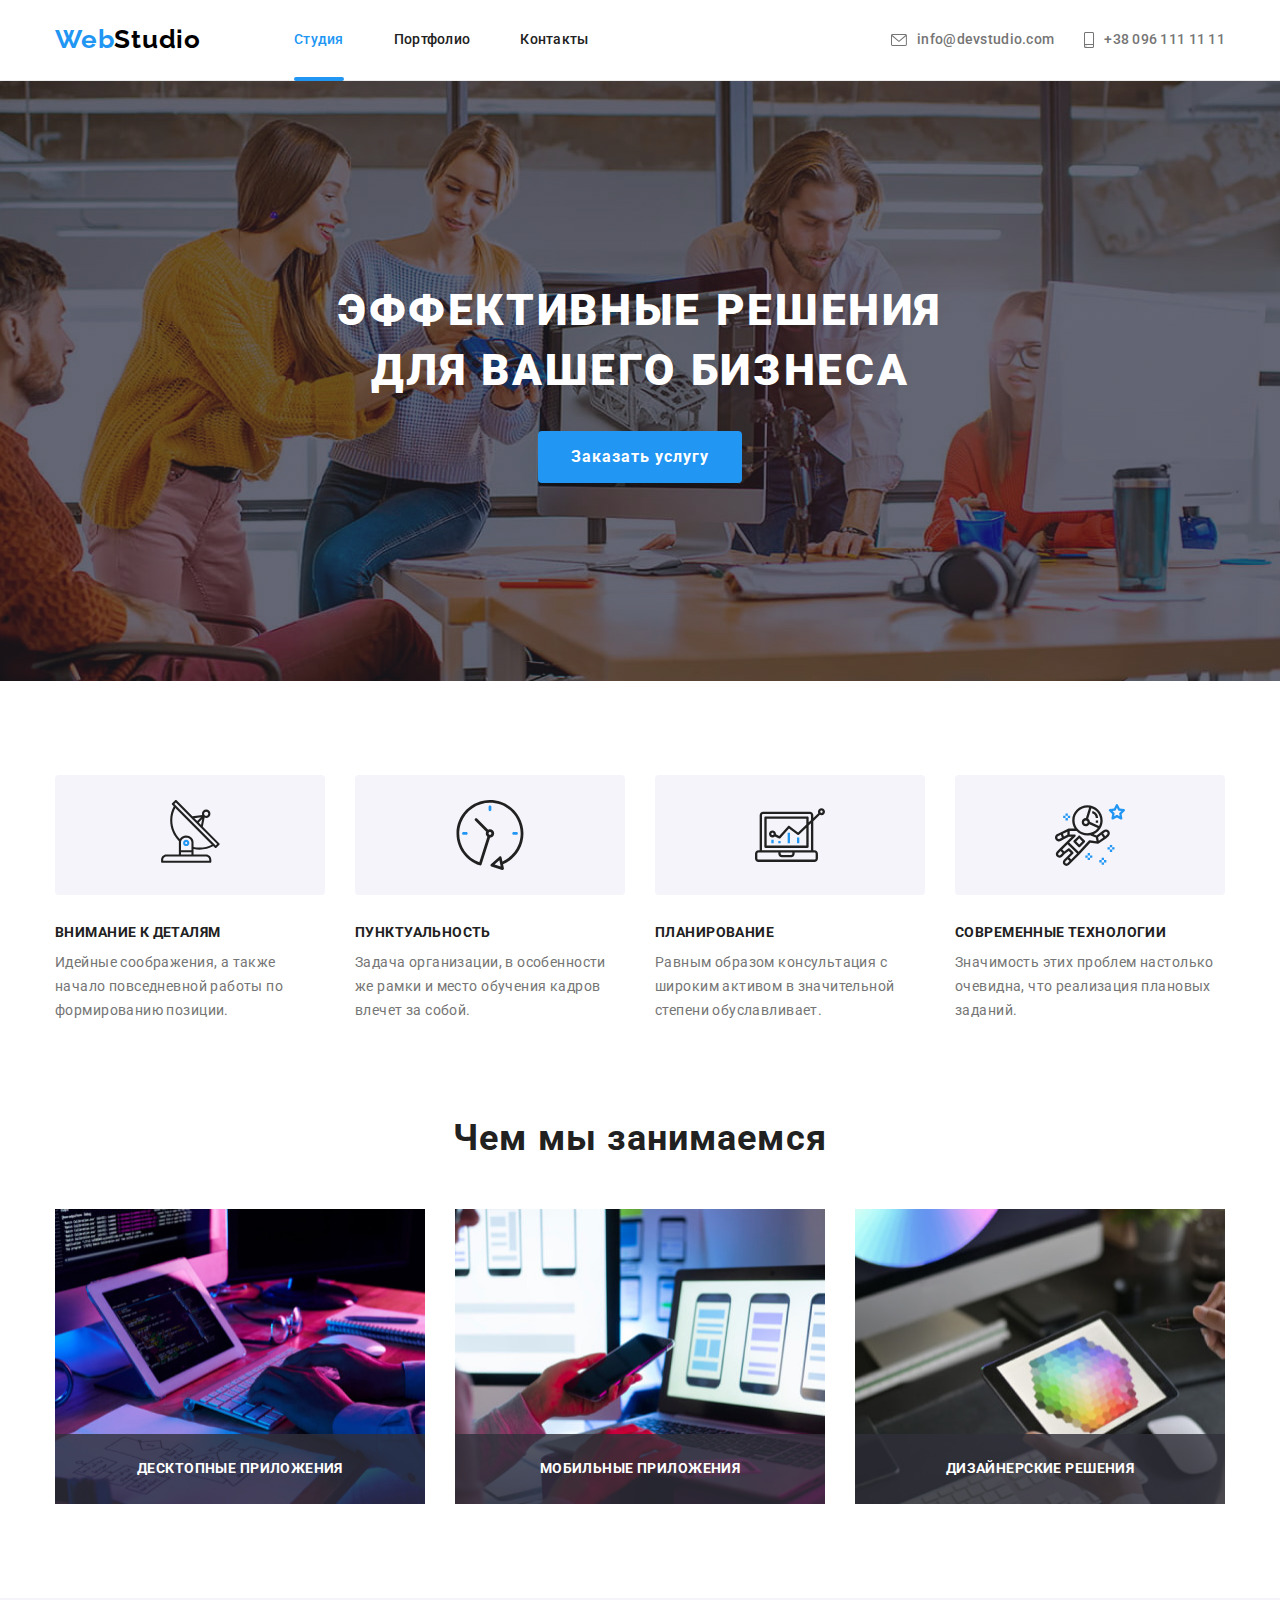
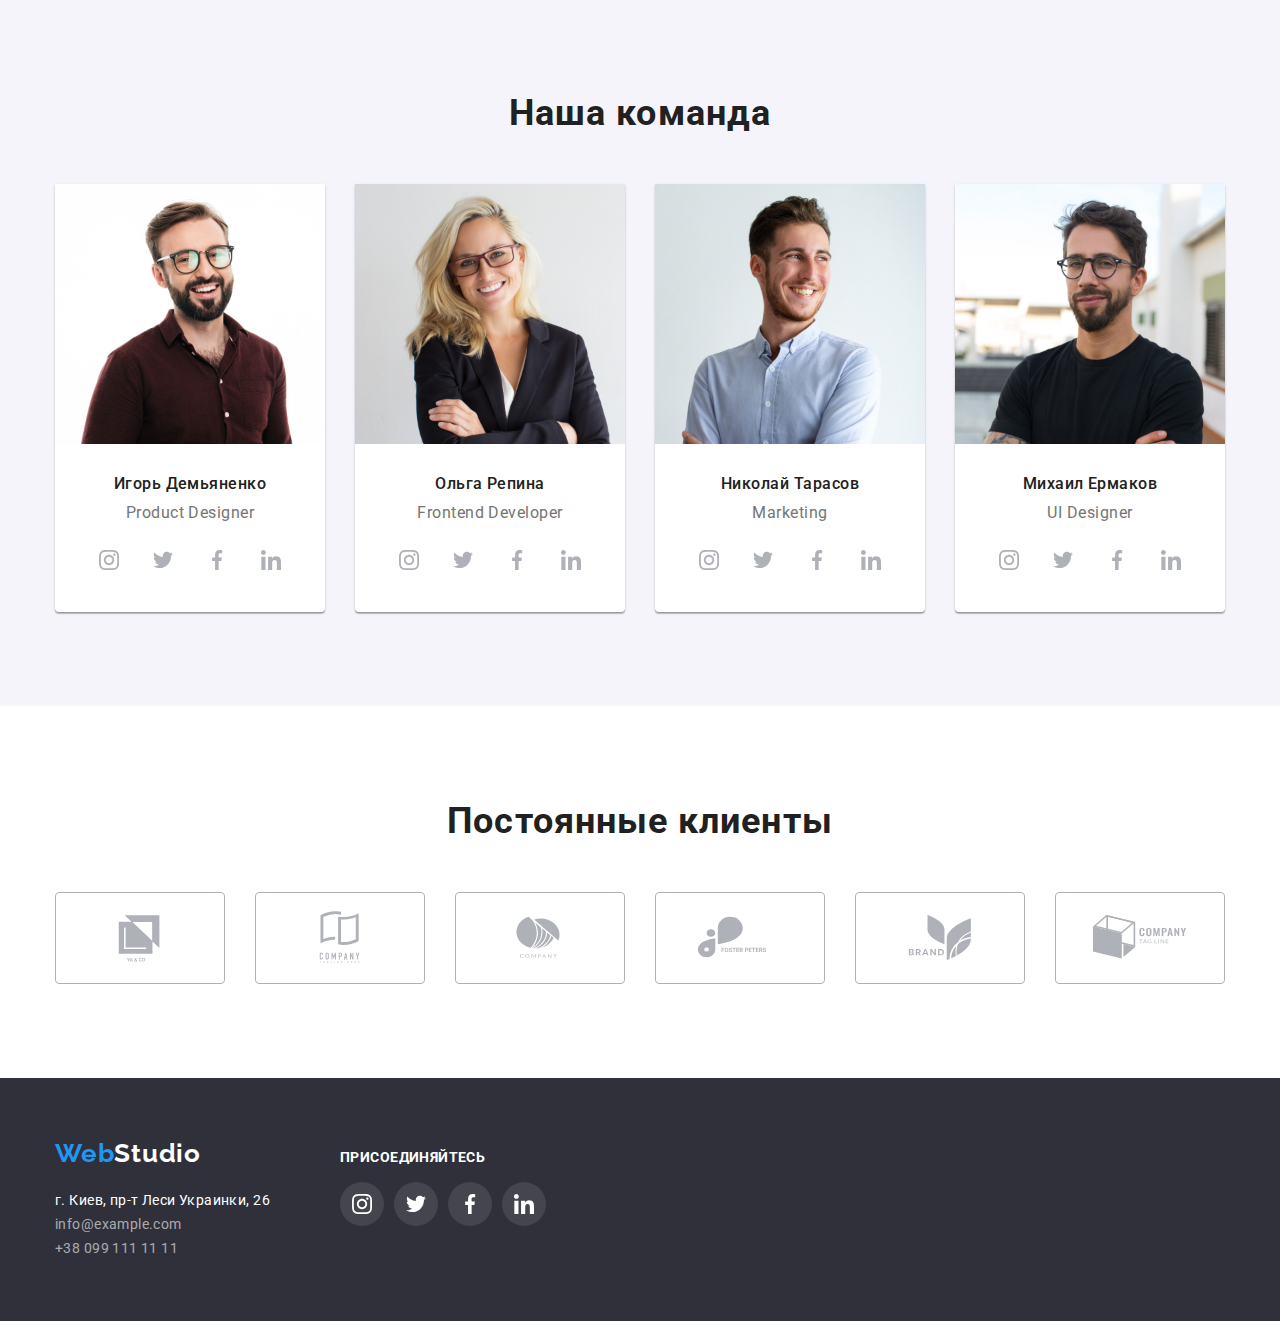
<file: index.html>
<!DOCTYPE html>
<html lang="ru">
  <head>
    <meta charset="UTF-8" />
    <meta http-equiv="X-UA-Compatible" content="IE=edge" />
    <meta name="viewport" content="width=device-width, initial-scale=1.0" />
    <title>Document</title>
    <link rel="preconnect" href="https://fonts.googleapis.com" />
    <link rel="preconnect" href="https://fonts.gstatic.com" crossorigin />
    <link
      href="https://fonts.googleapis.com/css2?family=Raleway:wght@700&family=Roboto:wght@400;500;700;900&display=swap"
      rel="stylesheet"
    />
    <link
      rel="stylesheet"
      href="https://cdn.jsdelivr.net/npm/modern-normalize@1.1.0/modern-normalize.min.css"
    />
    <link rel="stylesheet" href="./css/styles.css" />
  </head>
  <body>
    <!-- Шапка проекта -->
    <header class="header">
      <div class="container header-container">
        <nav class="site">
          <a class="logo" href=""><span class="logo-primary">Web</span>Studio</a>
          <ul class="site-nav list">
            <li class="item">
              <a class="link current" href="./index.html">Студия</a>
            </li>
            <li class="item">
              <a class="link" href="./portfolio.html">Портфолио</a>
            </li>
            <li class="item">
              <a class="link" href="">Контакты</a>
            </li>
          </ul>
        </nav>
        <ul class="contacts-header list">
          <li class="item">
            <a class="contact link" href="mailto:info@devstudio.com">
              <svg class="icon-header" width="16" height="12">
                <use href="./images/st1/symbol-defs.svg#icon-envelope"></use>
              </svg>
              info@devstudio.com</a
            >
          </li>
          <li class="item">
            <a class="contact link" href="tel:+380961111111">
              <svg class="icon-header" width="10" height="16">
                <use href="./images/st1/symbol-defs.svg#icon-smartphone"></use>
              </svg>
              +38 096 111 11 11</a
            >
          </li>
        </ul>
      </div>
    </header>
    <!-- Тело проекта -->
    <main>
      <!-- Эффективные решения-->
      <section class="hero">
        <div class="container">
          <h1 class="hero-title">Эффективные решения для вашего бизнеса</h1>
          <button class="hero-button" type="button" data-modal-open>Заказать услугу</button>
        </div>
      </section>
      <!-- Особенности -->
      <section class="feature section">
        <div class="container">
          <ul class="feature-list list">
            <li class="feature-items">
              <div class="badge">
                <svg class="badge-icon" width="70" height="70">
                  <use href="./images/st1/symbol-defs.svg#icon-antenna"></use>
                </svg>
              </div>
              <h3 class="feature-title">Внимание к деталям</h3>
              <p class="feature-text">
                Идейные соображения, а также начало повседневной работы по формированию позиции.
              </p>
            </li>

            <li class="feature-items">
              <div class="badge">
                <svg class="badge-icon" width="70" height="70">
                  <use href="./images/st1/symbol-defs.svg#icon-clock"></use>
                </svg>
              </div>
              <h3 class="feature-title">Пунктуальность</h3>
              <p class="feature-text">
                Задача организации, в особенности же рамки и место обучения кадров влечет за собой.
              </p>
            </li>

            <li class="feature-items">
              <div class="badge">
                <svg class="badge-icon" width="70" height="70">
                  <use href="./images/st1/symbol-defs.svg#icon-diagram"></use>
                </svg>
              </div>
              <h3 class="feature-title">Планирование</h3>
              <p class="feature-text">
                Равным образом консультация с широким активом в значительной степени обуславливает.
              </p>
            </li>

            <li class="feature-items">
              <div class="badge">
                <svg class="badge-icon" width="70" height="70">
                  <use href="./images/st1/symbol-defs.svg#icon-astronaut"></use>
                </svg>
              </div>
              <h3 class="feature-title">Современные технологии</h3>
              <p class="feature-text">
                Значимость этих проблем настолько очевидна, что реализация плановых заданий.
              </p>
            </li>
          </ul>
        </div>
      </section>
      <!-- Чем мы занимаемся -->
      <section class="activity">
        <div class="container">
          <h2 class="activity-title">Чем мы занимаемся</h2>
          <ul class="activity-list list">
            <li class="activity-items">
              <div class="activity-thumb">
                <img
                  class="activity-img"
                  src="./images/st1/block1/img-1.jpg"
                  alt="верстка проекта"
                  width="370"
                  height="295"
                />
                <p class="activity-descr">Десктопные приложения</p>
              </div>
            </li>
            <li class="activity-items">
              <div class="activity-thumb">
                <img
                  class="activity-img"
                  src="./images/st1/block1/img-2.jpg"
                  alt="дизайн проекта"
                  width="370"
                  height="295"
                />
                <p class="activity-descr">Мобильные приложения</p>
              </div>
            </li>
            <li class="activity-items">
              <div class="activity-thumb">
                <img
                  class="activity-img"
                  src="./images/st1/block1/img-3.jpg"
                  alt="программирование проекта"
                  width="370"
                  height="295"
                />
                <p class="activity-descr">Дизайнерские решения</p>
              </div>
            </li>
          </ul>
        </div>
      </section>
      <!-- Наша команда -->
      <section class="team section">
        <div class="container">
          <h2 class="team-title">Наша команда</h2>
          <ul class="team-list list">
            <li class="team-items">
              <img
                class="team-img"
                src="./images/st1/block2/img-1.jpg"
                alt="Игорь Демьяненко"
                width="270"
                height="260"
              />
              <div class="team-sign">
                <h3 class="team-subject">Игорь Демьяненко</h3>
                <p class="team-text" lang="en">Product Designer</p>
                <ul class="team-media list">
                  <li class="team-item">
                    <a class="team-link" href="">
                      <svg class="teams-icons" width="20" height="20">
                        <use href="./images/st1/symbol-defs.svg#icon-instagram"></use>
                      </svg>
                    </a>
                  </li>
                  <li class="team-item">
                    <a class="team-link" href="">
                      <svg class="teams-icons" width="20" height="20">
                        <use href="./images/st1/symbol-defs.svg#icon-twitter"></use>
                      </svg>
                    </a>
                  </li>
                  <li class="team-item">
                    <a class="team-link" href="">
                      <svg class="teams-icons" width="20" height="20">
                        <use href="./images/st1/symbol-defs.svg#icon-facebook"></use>
                      </svg>
                    </a>
                  </li>
                  <li class="team-item">
                    <a class="team-link" href="">
                      <svg class="teams-icons" width="20" height="20">
                        <use href="./images/st1/symbol-defs.svg#icon-linkedin"></use>
                      </svg>
                    </a>
                  </li>
                </ul>
              </div>
            </li>
            <li class="team-items">
              <img
                class="team-img"
                src="./images/st1/block2/img-2.jpg"
                alt="Ольга Репина"
                width="270"
                height="260"
              />
              <div class="team-sign">
                <h3 class="team-subject">Ольга Репина</h3>
                <p class="team-text" lang="en">Frontend Developer</p>
                <ul class="team-media list">
                  <li class="team-item">
                    <a class="team-link" href="">
                      <svg class="teams-icons" width="20" height="20">
                        <use href="./images/st1/symbol-defs.svg#icon-instagram"></use>
                      </svg>
                    </a>
                  </li>
                  <li class="team-item">
                    <a class="team-link" href="">
                      <svg class="teams-icons" width="20" height="20">
                        <use href="./images/st1/symbol-defs.svg#icon-twitter"></use>
                      </svg>
                    </a>
                  </li>
                  <li class="team-item">
                    <a class="team-link" href="">
                      <svg class="teams-icons" width="20" height="20">
                        <use href="./images/st1/symbol-defs.svg#icon-facebook"></use>
                      </svg>
                    </a>
                  </li>
                  <li class="team-item">
                    <a class="team-link" href="">
                      <svg class="teams-icons" width="20" height="20">
                        <use href="./images/st1/symbol-defs.svg#icon-linkedin"></use>
                      </svg>
                    </a>
                  </li>
                </ul>
              </div>
            </li>
            <li class="team-items">
              <img
                class="team-img"
                src="./images/st1/block2/img-3.jpg"
                alt="Николай Тарасов"
                width="270"
                height="260"
              />
              <div class="team-sign">
                <h3 class="team-subject">Николай Тарасов</h3>
                <p class="team-text" lang="en">Marketing</p>
                <ul class="team-media list">
                  <li class="team-item">
                    <a class="team-link" href="">
                      <svg class="teams-icons" width="20" height="20">
                        <use href="./images/st1/symbol-defs.svg#icon-instagram"></use>
                      </svg>
                    </a>
                  </li>
                  <li class="team-item">
                    <a class="team-link" href="">
                      <svg class="teams-icons" width="20" height="20">
                        <use href="./images/st1/symbol-defs.svg#icon-twitter"></use>
                      </svg>
                    </a>
                  </li>
                  <li class="team-item">
                    <a class="team-link" href="">
                      <svg class="teams-icons" width="20" height="20">
                        <use href="./images/st1/symbol-defs.svg#icon-facebook"></use>
                      </svg>
                    </a>
                  </li>
                  <li class="team-item">
                    <a class="team-link" href="">
                      <svg class="teams-icons" width="20" height="20">
                        <use href="./images/st1/symbol-defs.svg#icon-linkedin"></use>
                      </svg>
                    </a>
                  </li>
                </ul>
              </div>
            </li>
            <li class="team-items">
              <img
                class="team-img"
                src="./images/st1/block2/img-4.jpg"
                alt="Михаил Ермаков"
                width="270"
                height="260"
              />
              <div class="team-sign">
                <h3 class="team-subject">Михаил Ермаков</h3>
                <p class="team-text" lang="en">UI Designer</p>
                <ul class="team-media list">
                  <li class="team-item">
                    <a class="team-link" href="">
                      <svg class="teams-icons" width="20" height="20">
                        <use href="./images/st1/symbol-defs.svg#icon-instagram"></use>
                      </svg>
                    </a>
                  </li>
                  <li class="team-item">
                    <a class="team-link" href="">
                      <svg class="teams-icons" width="20" height="20">
                        <use href="./images/st1/symbol-defs.svg#icon-twitter"></use>
                      </svg>
                    </a>
                  </li>
                  <li class="team-item">
                    <a class="team-link" href="">
                      <svg class="teams-icons" width="20" height="20">
                        <use href="./images/st1/symbol-defs.svg#icon-facebook"></use>
                      </svg>
                    </a>
                  </li>
                  <li class="team-item">
                    <a class="team-link" href="">
                      <svg class="teams-icons" width="20" height="20">
                        <use href="./images/st1/symbol-defs.svg#icon-linkedin"></use>
                      </svg>
                    </a>
                  </li>
                </ul>
              </div>
            </li>
          </ul>
        </div>
      </section>
      <!-- Постоянные клиенты -->
      <section class="customers section">
        <div class="container">
          <h2 class="customers-title">Постоянные клиенты</h2>
          <ul class="customers-list list">
            <li class="customers-items">
              <a class="customers-link" href="">
                <svg class="customers-icons" width="106" height="60">
                  <use href="./images/st1/symbol-defs.svg#icon-group1"></use>
                </svg>
              </a>
            </li>
            <li class="customers-items">
              <a class="customers-link" href="">
                <svg class="customers-icons" width="106" height="60">
                  <use href="./images/st1/symbol-defs.svg#icon-group2"></use>
                </svg>
              </a>
            </li>
            <li class="customers-items">
              <a class="customers-link" href="">
                <svg class="customers-icons" width="106" height="60">
                  <use href="./images/st1/symbol-defs.svg#icon-group3"></use>
                </svg>
              </a>
            </li>
            <li class="customers-items">
              <a class="customers-link" href="">
                <svg class="customers-icons" width="106" height="60">
                  <use href="./images/st1/symbol-defs.svg#icon-group4"></use>
                </svg>
              </a>
            </li>
            <li class="customers-items">
              <a class="customers-link" href="">
                <svg class="customers-icons" width="106" height="60">
                  <use href="./images/st1/symbol-defs.svg#icon-group5"></use>
                </svg>
              </a>
            </li>
            <li class="customers-items">
              <a class="customers-link" href="">
                <svg class="customers-icons" width="106" height="60">
                  <use href="./images/st1/symbol-defs.svg#icon-group6"></use>
                </svg>
              </a>
            </li>
          </ul>
        </div>
      </section>
    </main>
    <!-- Футер проекта -->
    <footer class="footer">
      <div class="container">
        <div class="footer-list">
          <a class="logo-secondary" href=""><span class="logo-primary">Web</span>Studio</a>
          <address class="contacts-footer">
            <ul class="contacts-footer-list list">
              <li>
                <a class="address-link" href="" target="_blank" rel="noopener noreferrer"
                  >г. Киев, пр-т Леси Украинки, 26
                </a>
              </li>
              <li><a class="link" href="mailtoinfo@example.com">info@example.com</a></li>
              <li><a class="link" href="tel:+380991111111">+38 099 111 11 11</a></li>
            </ul>
          </address>
        </div>
        <div class="footer-list">
          <p class="socials-title">присоединяйтесь</p>
          <ul class="socials-media list">
            <li class="socials-item">
              <a class="socials-link" href="">
                <svg class="socials-icons" width="20" height="20">
                  <use href="./images/st1/symbol-defs.svg#icon-instagram"></use>
                </svg>
              </a>
            </li>
            <li class="socials-item">
              <a class="socials-link" href="">
                <svg class="socials-icons" width="20" height="20">
                  <use href="./images/st1/symbol-defs.svg#icon-twitter"></use>
                </svg>
              </a>
            </li>
            <li class="socials-item">
              <a class="socials-link" href="">
                <svg class="socials-icons" width="20" height="20">
                  <use href="./images/st1/symbol-defs.svg#icon-facebook"></use>
                </svg>
              </a>
            </li>
            <li class="socials-item">
              <a class="socials-link" href="">
                <svg class="socials-icons" width="20" height="20">
                  <use href="./images/st1/symbol-defs.svg#icon-linkedin"></use>
                </svg>
              </a>
            </li>
          </ul>
        </div>
      </div>
    </footer>
    <!-- Модальное окно -->
    <div class="backdrop is-hidden" data-modal>
      <div class="modal-wrapper">
        <button class="modal-btn" type="button" data-modal-close>
          <svg width="18" height="18">
            <use href="./images/st1/symbol-defs.svg#icon-close-black"></use>
          </svg>
        </button>
      </div>
    </div>
    <script src="./js/modal.js"></script>
  </body>
</html>
</file>
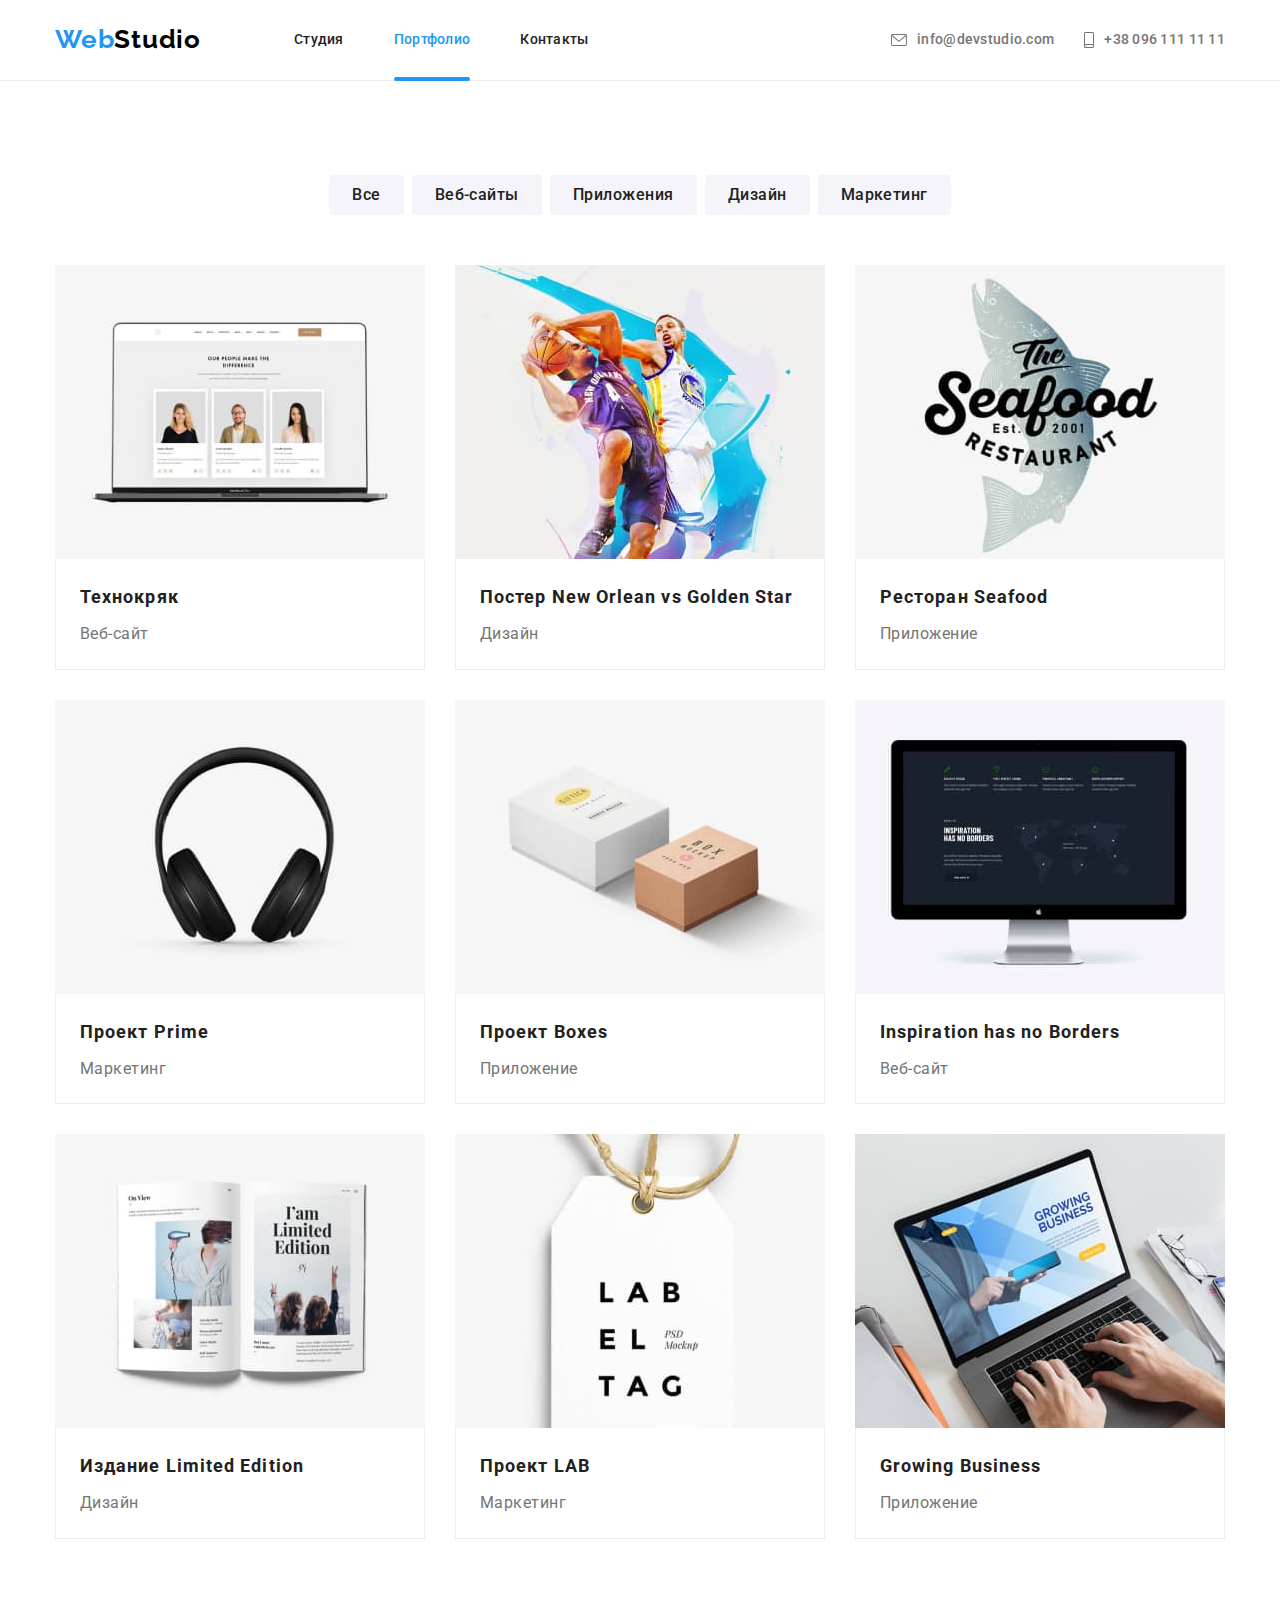
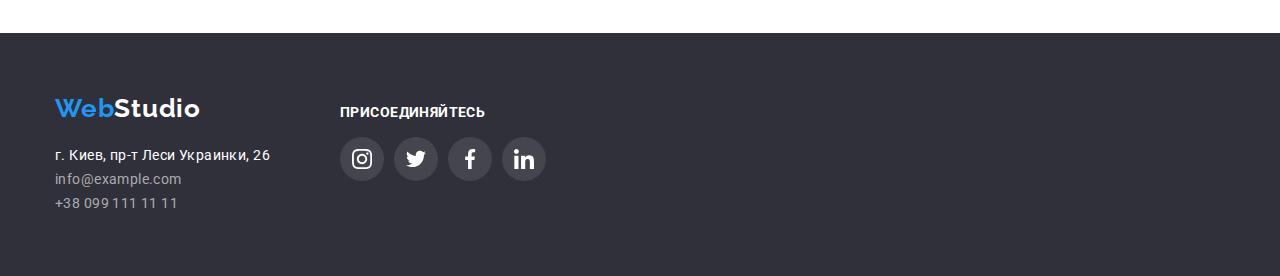
<file: portfolio.html>
<!DOCTYPE html>
<html lang="ru">
  <head>
    <meta charset="UTF-8" />
    <meta http-equiv="X-UA-Compatible" content="IE=edge" />
    <meta name="viewport" content="width=device-width, initial-scale=1.0" />
    <title>Document</title>
    <link rel="preconnect" href="https://fonts.googleapis.com" />
    <link rel="preconnect" href="https://fonts.gstatic.com" crossorigin />
    <link
      href="https://fonts.googleapis.com/css2?family=Raleway:wght@700&family=Roboto:wght@400;500;700;900&display=swap"
      rel="stylesheet"
    />
    <link
      rel="stylesheet"
      href="https://cdn.jsdelivr.net/npm/modern-normalize@1.1.0/modern-normalize.min.css"
    />
    <link rel="stylesheet" href="./css/styles.css" />
  </head>
  <body>
    <!-- Шапка проекта -->
    <header class="header">
      <div class="container site">
        <nav class="site">
          <a class="logo" href=""><span class="logo-primary">Web</span>Studio</a>
          <ul class="site-nav list">
            <li class="item">
              <a class="link" href="./index.html">Студия</a>
            </li>
            <li class="item">
              <a class="link current" href="./portfolio.html">Портфолио</a>
            </li>
            <li class="item">
              <a class="link" href="">Контакты</a>
            </li>
          </ul>
        </nav>
        <ul class="contacts-header list">
          <li class="item">
            <a class="contact link" href="mailto:info@devstudio.com">
              <svg class="icon-header" width="16" height="12">
                <use href="./images/st1/symbol-defs.svg#icon-envelope"></use>
              </svg>
              info@devstudio.com</a
            >
          </li>
          <li class="item">
            <a class="contact link" href="tel:+380961111111">
              <svg class="icon-header" width="10" height="16">
                <use href="./images/st1/symbol-defs.svg#icon-smartphone"></use>
              </svg>
              +38 096 111 11 11</a
            >
          </li>
        </ul>
      </div>
    </header>
    <!-- Тело проекта -->
    <main class="gallery">
      <!--Навигация -->
      <section class="portfoli section">
        <div class="container">
          <ul class="gallery-navigation list">
            <li class="gallery-li">
              <button class="gallery-button here" type="button">Все</button>
            </li>
            <li class="gallery-li">
              <button class="gallery-button" type="button">Веб-сайты</button>
            </li>
            <li class="gallery-li">
              <button class="gallery-button" type="button">Приложения</button>
            </li>
            <li class="gallery-li"><button class="gallery-button" type="button">Дизайн</button></li>
            <li class="gallery-li">
              <button class="gallery-button" type="button">Маркетинг</button>
            </li>
          </ul>

          <!-- Портфолио -->
          <ul class="portfoli-list list">
            <li class="portfoli-items">
              <a class="portfoli-link" href="">
                <div class="portfoli-thumb">
                  <img
                    class="portfoli-img"
                    src="./images/st2/portfolio/img1.jpg"
                    width="370"
                    height="294"
                    alt="Технокряк"
                  />
                  <p class="portfoli-descr">
                    Ресурс предлагает комплексные предложения с разным уровнем функционала и
                    сервисов. Все это позволит посетителю получить исчерпывающие сведения о компании
                    или частном лице.
                  </p>
                </div>
                <div class="portfoli-conteiner">
                  <h2 class="portfoli-title">Технокряк</h2>
                  <p class="portfoli-text">Веб-сайт</p>
                </div>
              </a>
            </li>
            <li class="portfoli-items">
              <a class="portfoli-link" href="">
                <div class="portfoli-thumb">
                  <img
                    class="portfoli-img"
                    src="./images/st2/portfolio/img2.jpg"
                    width="370"
                    height="294"
                    alt="Постер New Orlean vs Golden Star"
                  />
                  <p class="portfoli-descr">
                    Ресурс предлагает комплексные предложения с разным уровнем функционала и
                    сервисов. Все это позволит посетителю получить исчерпывающие сведения о компании
                    или частном лице.
                  </p>
                </div>
                <div class="portfoli-conteiner">
                  <h2 class="portfoli-title">Постер New Orlean vs Golden Star</h2>
                  <p class="portfoli-text">Дизайн</p>
                </div>
              </a>
            </li>
            <li class="portfoli-items">
              <a class="portfoli-link" href="">
                <div class="portfoli-thumb">
                  <img
                    class="portfoli-img"
                    src="./images/st2/portfolio/img3.jpg"
                    width="370"
                    height="294"
                    alt="Ресторан Seafood"
                  />
                  <p class="portfoli-descr">
                    Ресурс предлагает комплексные предложения с разным уровнем функционала и
                    сервисов. Все это позволит посетителю получить исчерпывающие сведения о компании
                    или частном лице.
                  </p>
                </div>
                <div class="portfoli-conteiner">
                  <h2 class="portfoli-title">Ресторан Seafood</h2>
                  <p class="portfoli-text">Приложение</p>
                </div>
              </a>
            </li>
            <li class="portfoli-items">
              <a class="portfoli-link" href="">
                <div class="portfoli-thumb">
                  <img
                    class="portfoli-img"
                    src="./images/st2/portfolio/img4.jpg"
                    width="370"
                    height="294"
                    alt="Проект Prime"
                  />
                  <p class="portfoli-descr">
                    Ресурс предлагает комплексные предложения с разным уровнем функционала и
                    сервисов. Все это позволит посетителю получить исчерпывающие сведения о компании
                    или частном лице.
                  </p>
                </div>
                <div class="portfoli-conteiner">
                  <h2 class="portfoli-title">Проект Prime</h2>
                  <p class="portfoli-text">Маркетинг</p>
                </div>
              </a>
            </li>
            <li class="portfoli-items">
              <a class="portfoli-link" href="">
                <div class="portfoli-thumb">
                  <img
                    class="portfoli-img"
                    src="./images/st2/portfolio/img5.jpg"
                    width="370"
                    height="294"
                    alt="Проект Boxes"
                  />
                  <p class="portfoli-descr">
                    Ресурс предлагает комплексные предложения с разным уровнем функционала и
                    сервисов. Все это позволит посетителю получить исчерпывающие сведения о компании
                    или частном лице.
                  </p>
                </div>
                <div class="portfoli-conteiner">
                  <h2 class="portfoli-title">Проект Boxes</h2>
                  <p class="portfoli-text">Приложение</p>
                </div>
              </a>
            </li>
            <li class="portfoli-items">
              <a class="portfoli-link" href="">
                <div class="portfoli-thumb">
                  <img
                    class="portfoli-img"
                    src="./images/st2/portfolio/img6.jpg"
                    width="370"
                    height="294"
                    alt="Inspiration has no Borders"
                  />
                  <p class="portfoli-descr">
                    Ресурс предлагает комплексные предложения с разным уровнем функционала и
                    сервисов. Все это позволит посетителю получить исчерпывающие сведения о компании
                    или частном лице.
                  </p>
                </div>
                <div class="portfoli-conteiner">
                  <h2 class="portfoli-title">Inspiration has no Borders</h2>
                  <p class="portfoli-text">Веб-сайт</p>
                </div>
              </a>
            </li>
            <li class="portfoli-items">
              <a class="portfoli-link" href="">
                <div class="portfoli-thumb">
                  <img
                    class="portfoli-img"
                    src="./images/st2/portfolio/img7.jpg"
                    width="370"
                    height="294"
                    alt="Издание Limited Edition"
                  />
                  <p class="portfoli-descr">
                    Ресурс предлагает комплексные предложения с разным уровнем функционала и
                    сервисов. Все это позволит посетителю получить исчерпывающие сведения о компании
                    или частном лице.
                  </p>
                </div>
                <div class="portfoli-conteiner">
                  <h2 class="portfoli-title">Издание Limited Edition</h2>
                  <p class="portfoli-text">Дизайн</p>
                </div>
              </a>
            </li>
            <li class="portfoli-items">
              <a class="portfoli-link" href="">
                <div class="portfoli-thumb">
                  <img
                    class="portfoli-img"
                    src="./images/st2/portfolio/img8.jpg"
                    width="370"
                    height="294"
                    alt="Проект LAB"
                  />
                  <p class="portfoli-descr">
                    Ресурс предлагает комплексные предложения с разным уровнем функционала и
                    сервисов. Все это позволит посетителю получить исчерпывающие сведения о компании
                    или частном лице.
                  </p>
                </div>
                <div class="portfoli-conteiner">
                  <h2 class="portfoli-title">Проект LAB</h2>
                  <p class="portfoli-text">Маркетинг</p>
                </div>
              </a>
            </li>
            <li class="portfoli-items">
              <a class="portfoli-link" href="">
                <div class="portfoli-thumb">
                  <img
                    class="portfoli-img"
                    src="./images/st2/portfolio/img9.jpg"
                    width="370"
                    height="294"
                    alt="Growing Business"
                  />
                  <p class="portfoli-descr">
                    Ресурс предлагает комплексные предложения с разным уровнем функционала и
                    сервисов. Все это позволит посетителю получить исчерпывающие сведения о компании
                    или частном лице.
                  </p>
                </div>
                <div class="portfoli-conteiner">
                  <h2 class="portfoli-title">Growing Business</h2>
                  <p class="portfoli-text">Приложение</p>
                </div>
              </a>
            </li>
          </ul>
        </div>
      </section>
    </main>
    <!-- Подвал проекта -->
    <footer class="footer">
      <div class="container">
        <div class="footer-list">
          <a class="logo-secondary" href=""><span class="logo-primary">Web</span>Studio</a>
          <address class="contacts-footer">
            <ul class="contacts-footer-list list">
              <li>
                <a class="address-link" href="" target="_blank" rel="noopener noreferrer"
                  >г. Киев, пр-т Леси Украинки, 26
                </a>
              </li>
              <li><a class="link" href="mailtoinfo@example.com">info@example.com</a></li>
              <li><a class="link" href="tel:+380991111111">+38 099 111 11 11</a></li>
            </ul>
          </address>
        </div>
        <div class="footer-list">
          <h3 class="socials-title">присоединяйтесь</h3>
          <ul class="socials-media list">
            <li class="socials-item">
              <a class="socials-link" href="">
                <svg class="socials-icons" width="20" height="20">
                  <use href="./images/st1/symbol-defs.svg#icon-instagram"></use>
                </svg>
              </a>
            </li>
            <li class="socials-item">
              <a class="socials-link" href="">
                <svg class="socials-icons" width="20" height="20">
                  <use href="./images/st1/symbol-defs.svg#icon-twitter"></use>
                </svg>
              </a>
            </li>
            <li class="socials-item">
              <a class="socials-link" href="">
                <svg class="socials-icons" width="20" height="20">
                  <use href="./images/st1/symbol-defs.svg#icon-facebook"></use>
                </svg>
              </a>
            </li>
            <li class="socials-item">
              <a class="socials-link" href="">
                <svg class="socials-icons" width="20" height="20">
                  <use href="./images/st1/symbol-defs.svg#icon-linkedin"></use>
                </svg>
              </a>
            </li>
          </ul>
        </div>
      </div>
    </footer>
  </body>
</html>
</file>
<file: css/styles.css>
/* font-family: 'Raleway', sans-serif;
font-family: 'Roboto', sans-serif; */

:root {
  --primary-text-color: #757575;
  --title-text-color: #212121;
  --hidden-text-color: #ffffff;
  --visible-text-color: #000000;
  --overlay-text-color: rgba(255, 255, 255, 0.6);

  --accent-color: #2196f3;
  --accent-active-color: #188ce8;
  --portfoli-conteiner: #eeeeee;

  --first-bg-color: #2f303a;
  --second-bg-color: #f5f4fa;

  --primary-icon-color: #afb1b8;
  --overlay-icon-color: rgba(255, 255, 255, 0.1);

  --animation-hover: 250ms cubic-bezier(0.4, 0, 0.2, 1);
}

img {
  display: block;
}
.list {
  list-style: none;
}

h1,
h2,
h3,
h4,
h5,
h6,
ul,
p {
  padding: 0;
  margin: 0;
}
a {
  text-decoration: none;
}

body {
  font-family: 'Roboto', sans-serif;
  font-size: 14px;
  color: var(--primary-text-color);
}
.container {
  width: 1200px;
  padding-left: 15px;
  padding-right: 15px;
  margin-left: auto;
  margin-right: auto;
}
.section {
  padding-top: 94px;
  padding-bottom: 94px;
}

/* header */

.header {
  display: flex;
  background: #ffffff;
  border-bottom: 1px solid #ececec;
}

.site {
  display: flex;
  align-items: center;
  height: 100%;
}

.header-container {
  display: flex;
  justify-content: space-between;
  align-items: center;
}

.logo {
  font-family: 'Raleway', sans-serif;
  font-weight: 700;
  font-size: 26px;
  line-height: 1.2;
  letter-spacing: 0.03em;
  color: var(--visible-text-color);
}

.logo-primary {
  color: var(--accent-color);
}
.logo-secondary {
  font-family: 'Raleway', sans-serif;
  font-weight: 700;
  font-size: 26px;
  line-height: 1.19;
  letter-spacing: 0.03em;
  color: var(--hidden-text-color);
}

/* site-nav */
.site-nav {
  display: flex;
  align-items: center;
  justify-content: flex-start;
  box-sizing: content-box;
  height: 100%;
  margin-left: 93px;
}

.site-nav .item + .item {
  margin-left: 50px;
}

.site-nav .link {
  display: flex;
  padding-top: 32px;
  padding-bottom: 32px;
  color: var(--title-text-color);
  font-weight: 500;
  line-height: 1.14;
  letter-spacing: 0.02em;

  transition: color var(--animation-hover);
}

.site-nav .link {
  position: relative;
}

.site-nav .link:hover,
.site-nav .link:focus {
  color: var(--accent-color);
}

.site-nav .link.current {
  color: var(--accent-color);
}

.current:after {
  position: absolute;
  content: '';
  left: 0;
  bottom: -1px;
  display: block;
  width: 100%;
  height: 4px;
  background: var(--accent-color);
  border-radius: 2px;
}

.contacts-header {
  display: flex;
  margin-left: auto;
}

.contact {
  display: inline-flex;
  justify-content: center;
  align-items: center;
}

.contacts-header .item {
  display: flex;
}

.icon-header {
  margin-right: 10px;
  background-repeat: no-repeat;
  background-position: center;
  background-size: contain;
  fill: var(--primary-text-color);
  cursor: pointer;
  transition: fill var(--animation-hover);
}

.item:hover .icon-header,
.item:focus .icon-header {
  fill: var(--accent-color);
}

.item-envelope {
  margin-right: 30px;
}

.contacts-header .item + .item {
  margin-left: 30px;
}
.contacts-header .item {
  display: block;
}

.contacts-header .link {
  font-weight: 500;
  line-height: 1.14;
  letter-spacing: 0.02em;
  padding-top: 32px;
  padding-bottom: 32px;
  color: var(--primary-text-color);
  transition: color var(--animation-hover);
}

.contacts-header .link:hover,
.contacts-header .link:focus {
  color: var(--accent-color);
}

/* hero */
.hero {
  max-width: 1600px;
  height: 600px;
  margin-left: auto;
  margin-right: auto;
  padding-top: 200px;
  padding-bottom: 200px;
  text-align: center;
  background-color: var(--first-bg-color);
  background-image: linear-gradient(to right, rgba(47, 48, 58, 0.4), rgba(47, 48, 58, 0.4)),
    url(../images/st1/hero/hero.jpg);
  background-repeat: no-repeat;
  background-position: center;
  background-size: cover;
}

.hero-title {
  width: 696px;
  margin-left: auto;
  margin-right: auto;
  margin-bottom: 30px;
  color: var(--hidden-text-color);
  font-weight: 900;
  font-size: 44px;
  line-height: 1.36;
  letter-spacing: 0.06em;
  text-transform: uppercase;
}

/* button */
.hero-button {
  display: inline-block;
  border: 1px solid transparent;
  border-radius: 4px;
  padding: 10px 32px;
  min-width: 200px;

  color: var(--hidden-text-color);
  background-color: var(--accent-color);

  font-weight: 700;
  font-size: 16px;
  line-height: 1.88;
  align-items: center;
  text-align: center;
  letter-spacing: 0.06em;
  transition: background-color var(--animation-hover);
}

.hero-button:hover,
.hero-button:focus {
  background-color: var(--accent-active-color);
}

/* feature */
.feature-list {
  display: flex;
  flex-wrap: wrap;
  justify-content: space-between;
}

.feature-items {
  width: 270px;
  margin-right: 30px;
}

.feature-items:nth-child(4n) {
  margin-right: 0px;
}

.feature-items .badge {
  display: flex;
  align-items: center;
  justify-content: center;
  min-width: 270px;
  min-height: 120px;
  margin-bottom: 30px;
  background: var(--second-bg-color);
  border-radius: 4px;
}

.feature .feature-title {
  margin-bottom: 10px;
  font-weight: 700;
  font-size: 14px;
  line-height: 1.14;
  letter-spacing: 0.03em;
  text-transform: uppercase;
  color: var(--title-text-color);
}

.feature .feature-text {
  font-weight: 400;
  line-height: 1.71;
  letter-spacing: 0.03em;
}
/* activity */

.activity {
  padding-bottom: 94px;
}

.activity-title {
  margin-bottom: 50px;
  font-weight: 700;
  font-size: 36px;
  line-height: 1.17;
  text-align: center;
  letter-spacing: 0.03em;
  color: var(--title-text-color);
}
.activity-list {
  display: flex;
  flex-wrap: wrap;
  justify-content: space-between;
}
.activity-list .activity-items + .activity-items {
  margin-left: 30px;
}

.activity-thumb {
  position: relative;
}
.activity-descr {
  display: flex;
  align-items: center;
  justify-content: center;

  width: 100%;
  height: 70px;
  position: absolute;
  left: 0;
  bottom: 0;
  font-family: 'Roboto', sans-serif;
  font-style: normal;
  font-weight: 700;
  font-size: 14px;
  line-height: 1.14;
  text-align: center;
  letter-spacing: 0.03em;
  text-transform: uppercase;
  color: var(--hidden-text-color);
  background: rgba(47, 48, 58, 0.8);
}

/* team */

.team {
  background-color: var(--second-bg-color);
}

.team-title {
  margin-bottom: 50px;
  font-weight: 700;
  font-size: 36px;
  line-height: 1.17;
  text-align: center;
  letter-spacing: 0.03em;
  color: var(--title-text-color);
}
.team-list {
  display: flex;
  flex-wrap: wrap;
  justify-content: space-between;
}

.team-items {
  margin-right: 30px;
  background: #ffffff;
  box-shadow: 0px 1px 3px rgba(0, 0, 0, 0.12), 0px 1px 1px rgba(0, 0, 0, 0.14),
    0px 2px 1px rgba(0, 0, 0, 0.2);
  border-radius: 0px 0px 4px 4px;
}

.team-items:nth-child(4n) {
  margin-right: 0px;
}

.team-sign {
  padding-bottom: 30px;
  padding-top: 30px;
}

.team-subject {
  font-weight: 500;
  font-size: 16px;
  line-height: 1.19;
  text-align: center;
  letter-spacing: 0.03em;
  color: var(--title-text-color);
}
.team-text {
  margin-top: 10px;
  font-weight: 400;
  font-size: 16px;
  line-height: 1.19;
  text-align: center;
  letter-spacing: 0.03em;
}

.team-media {
  display: flex;
  justify-content: center;
  margin-top: 16px;
}

.team-item:not(:last-child) {
  margin-right: 10px;
}

.team-item {
  border-radius: 50%;
  transition: background-color var(--animation-hover);
}

.team-link {
  display: flex;
  justify-content: center;
  align-items: center;
  width: 44px;
  height: 44px;
  fill: var(--primary-icon-color);
  transition: fill var(--animation-hover);
}

.team-item:hover,
.team-item:focus {
  background-color: var(--accent-color);
}

.team-item:hover .team-link,
.team-item:focus .team-link {
  fill: var(--hidden-text-color);
}

/* customers */

.customers-title {
  font-weight: 700;
  font-size: 36px;
  line-height: 1.17;
  text-align: center;
  letter-spacing: 0.03em;
  color: var(--title-text-color);
}

.customers-list {
  display: flex;
  justify-content: center;
  margin-top: 50px;
}

.customers-items:not(:last-child) {
  margin-right: 30px;
}

.customers-items {
  border: 1px solid var(--primary-icon-color);
  border-radius: 4px;
  width: 170px;
  height: 92px;
  transition: border var(--animation-hover);
}

.customers-link {
  display: flex;
  justify-content: center;
  align-items: center;
  width: 100%;
  height: 100%;
  fill: var(--primary-icon-color);
  transition: fill var(--animation-hover);
}

.customers-items:hover .customers-link,
.customers-items:focus .customers-link {
  fill: var(--accent-color);
}

.customers-items:hover,
.customers-items:focus {
  border: 1px solid var(--accent-color);
}

/* footer */

.footer {
  padding-top: 60px;
  padding-bottom: 60px;
  background-color: var(--first-bg-color);
}
.footer .logo-secondary {
  display: inline-block;
}
.contacts-footer {
  margin-top: 20px;
}
.contacts-footer .address-link {
  font-weight: 400;
  line-height: 1.71;
  letter-spacing: 0.03em;
  color: var(--hidden-text-color);
  font-style: normal;
}

.contacts-footer .link {
  margin-top: 9px;
  font-weight: 400;
  line-height: 1.71;
  letter-spacing: 0.03em;
  color: var(--overlay-text-color);
  font-style: normal;
  transition: color var(--animation-hover);
}
.contacts-footer .link:hover,
.contacts-footer .link:focus {
  color: var(--hidden-text-color);
}

.footer .container {
  display: flex;
  align-items: baseline;
}

.footer-address {
  list-style: none;
  margin-right: 70px;
}

.container .footer-list:not(:last-child) {
  list-style: none;
  margin-right: 70px;
}

/* socials */

.socials-title {
  font-weight: 700;
  font-size: 14px;
  line-height: 1.14;
  letter-spacing: 0.03em;
  text-transform: uppercase;
  color: var(--hidden-text-color);
}

.socials-media {
  display: flex;
  justify-content: center;
  margin-top: 16px;
}

.socials-item:not(:last-child) {
  margin-right: 10px;
}

.socials-item {
  border-radius: 50%;
  background: var(--overlay-icon-color);
  transition: background-color var(--animation-hover);
}

.socials-link {
  display: flex;
  justify-content: center;
  align-items: center;
  width: 44px;
  height: 44px;
  fill: var(--hidden-text-color);
}

.socials-item:hover,
.socials-item:focus {
  background-color: var(--accent-color);
}

/* Модальное окно */

.backdrop {
  position: fixed;
  width: 100vw;
  height: 100vh;
  top: 0;
  left: 50%;
  transform: translateX(-50%);
  background-color: rgba(0, 0, 0, 0.2);
  opacity: 1;
  visibility: visible;
  pointer-events: initial;

  transition: opacity var(--animation-hover), visibility var(--animation-hover);
}

.is-hidden {
  opacity: 0;
  visibility: hidden;
  pointer-events: none;
}

.modal-wrapper {
  position: absolute;
  top: 50%;
  left: 50%;

  width: 530px;
  height: 580px;

  transform: translate(-50%, -50%);
  background: var(--hidden-text-color);
  box-shadow: 0px 1px 3px rgba(0, 0, 0, 0.12), 0px 1px 1px rgba(0, 0, 0, 0.14),
    0px 2px 1px rgba(0, 0, 0, 0.2);
  border-radius: 4px;
}

.modal-btn {
  display: flex;
  align-items: center;
  position: fixed;
  width: 30px;
  height: 30px;
  top: 8px;
  right: 8px;
  border-radius: 50%;
  background-color: var(--hidden-text-color);

  border: 1px solid rgba(0, 0, 0, 0.1);
  box-sizing: border-box;
  cursor: pointer;
}

/* gallery */

.gallery-navigation {
  display: flex;
  justify-content: center;
}

.gallery-li:nth-child(n + 2) {
  margin-left: 8px;
}
.gallery-button {
  display: inline-block;
  border: 1px solid transparent;
  border-radius: 4px;
  padding: 6px 22px;
  min-width: 73px;
  color: var(--title-text-color);
  background-color: var(--second-bg-color);
  font-weight: 500;
  font-size: 16px;
  line-height: 1.62;
  text-align: center;
  letter-spacing: 0.03em;
  cursor: pointer;
  transition: color var(--animation-hover), background-color var(--animation-hover),
    box-shadow var(--animation-hover);
}

.gallery-button:focus,
.gallery-button:hover {
  background-color: var(--accent-color);
  color: var(--hidden-text-color);
  box-shadow: 0px 3px 1px rgba(0, 0, 0, 0.1), 0px 1px 2px rgba(0, 0, 0, 0.08),
    0px 2px 2px rgba(0, 0, 0, 0.12);
}

.portfoli-list {
  margin-top: 50px;
  display: flex;
  flex-wrap: wrap;
}

.portfoli-items {
  width: 370px;
  margin-right: 30px;
  margin-bottom: 30px;
}

.portfoli-link {
  display: block;
  position: relative;
  transition: box-shadow var(--animation-hover);
}
.portfoli-link:hover,
.portfoli-link:focus {
  box-shadow: 0px 1px 1px rgba(0, 0, 0, 0.12), 0px 4px 4px rgba(0, 0, 0, 0.06),
    1px 4px 6px rgba(0, 0, 0, 0.16);
}

.portfoli-thumb {
  position: relative;
  overflow: hidden;
}

.portfoli-descr {
  display: flex;
  align-items: center;
  justify-content: center;

  width: 100%;
  height: 100%;
  position: absolute;
  left: 0;
  bottom: 0;

  padding: 24px;

  font-family: 'Roboto', sans-serif;
  font-style: normal;
  font-weight: 400;
  font-size: 18px;
  line-height: 1.56;
  letter-spacing: 0.03em;

  color: var(--hidden-text-color);
  background: rgba(33, 150, 243, 0.9);

  transform: translateY(100%);
  transition: transform var(--animation-hover);
}

.portfoli-link:hover .portfoli-descr,
.portfoli-link:focus .portfoli-descr {
  transform: translateY(0);
}

.portfoli-items:nth-child(3n) {
  margin-right: 0;
}

.portfoli-items:nth-last-child(-n + 3) {
  margin-bottom: 0;
}

.portfoli-title {
  font-weight: 700;
  font-size: 18px;
  line-height: 2;
  letter-spacing: 0.06em;
  color: var(--title-text-color);
}

.portfoli-text {
  margin-top: 4px;
  font-weight: 400;
  font-size: 16px;
  line-height: 1.86;
  letter-spacing: 0.03em;
  color: var(--primary-text-color);
}

.portfoli-conteiner {
  padding: 20px 24px;
  border-left: 1px solid var(--portfoli-conteiner);
  border-right: 1px solid var(--portfoli-conteiner);
  border-bottom: 1px solid var(--portfoli-conteiner);
}
</file>
